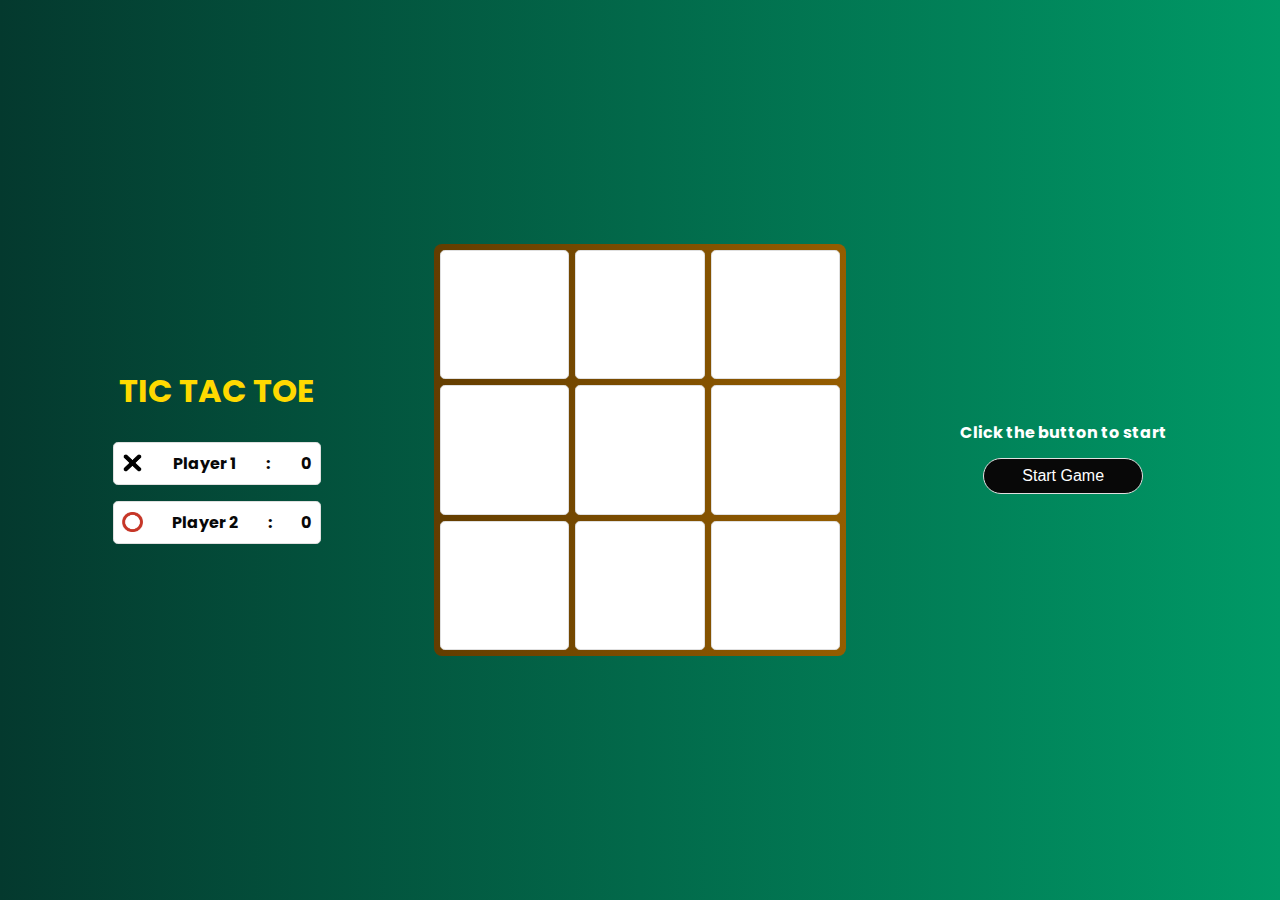
<file: TIc Tac Toe/index.html>
<!DOCTYPE html>
<html lang="en">
  <head>
    <meta charset="UTF-8" />

    <meta name="viewport" content="width=device-width, initial-scale=1.0" />
    <script src="script.js" defer></script>
    <link rel="stylesheet" href="styles.css" />
    <title>Tic Tac Toe</title>
  </head>
  <!-- 39:38 -->
  <body>
    <div id="info">
      <h2 id="info__title">TIC TAC TOE</h2>
      <div class="info__player">
        <img
          src="assets/cross.png"
          alt="Player 1 icon"
          class="info__player__icon"
        />
        <h1 id="info__player__name1">Player 1</h1>
        <h1>:</h1>
        <h1 id="info__player__score1">0</h1>
      </div>

      <div class="info__player">
        <img
          src="assets/circle.png"
          alt="Player 2 icon"
          class="info__player__icon"
        />
        <h1 id="info__player__name2">Player 2</h1>
        <h1>:</h1>
        <h1 id="info__player__score2">0</h1>
      </div>
    </div>
    <div id="grid">
      <div id="" id="gird__square-1" class="grid__square"></div>
      <div id="" id="gird__square-2" class="grid__square"></div>
      <div id="" id="gird__square-3" class="grid__square"></div>
      <div id="" id="gird__square-4" class="grid__square"></div>
      <div id="" id="gird__square-5" class="grid__square"></div>
      <div id="" id="gird__square-6" class="grid__square"></div>
      <div id="" id="gird__square-7" class="grid__square"></div>
      <div id="" id="gird__square-8" class="grid__square"></div>
      <div id="" id="gird__square-9" class="grid__square"></div>
    </div>
    <div id="instructions">
      <h2 id="instructions__text">Click the button to start</h2>
      <button id="instructions__btn">Start Game</button>
    </div>
    <div id="modal">
      <div id="modal__content">
        <h2>Enter Player Name</h2>
        <form>
          <label for="player1">Player1</label>
          <input
            type="text"
            id="player1"
            name="player1"
            placeholder="Player1"
            maxlength="6"
            required
          />
          <label for="player2">Player2</label>
          <input
            type="text"
            id="player2"
            name="player2"
            placeholder="Player2"
            maxlength="6"
            required
          />

          <input type="submit" value="Start Game" />
        </form>
      </div>
    </div>
  </body>
</html>
</file>
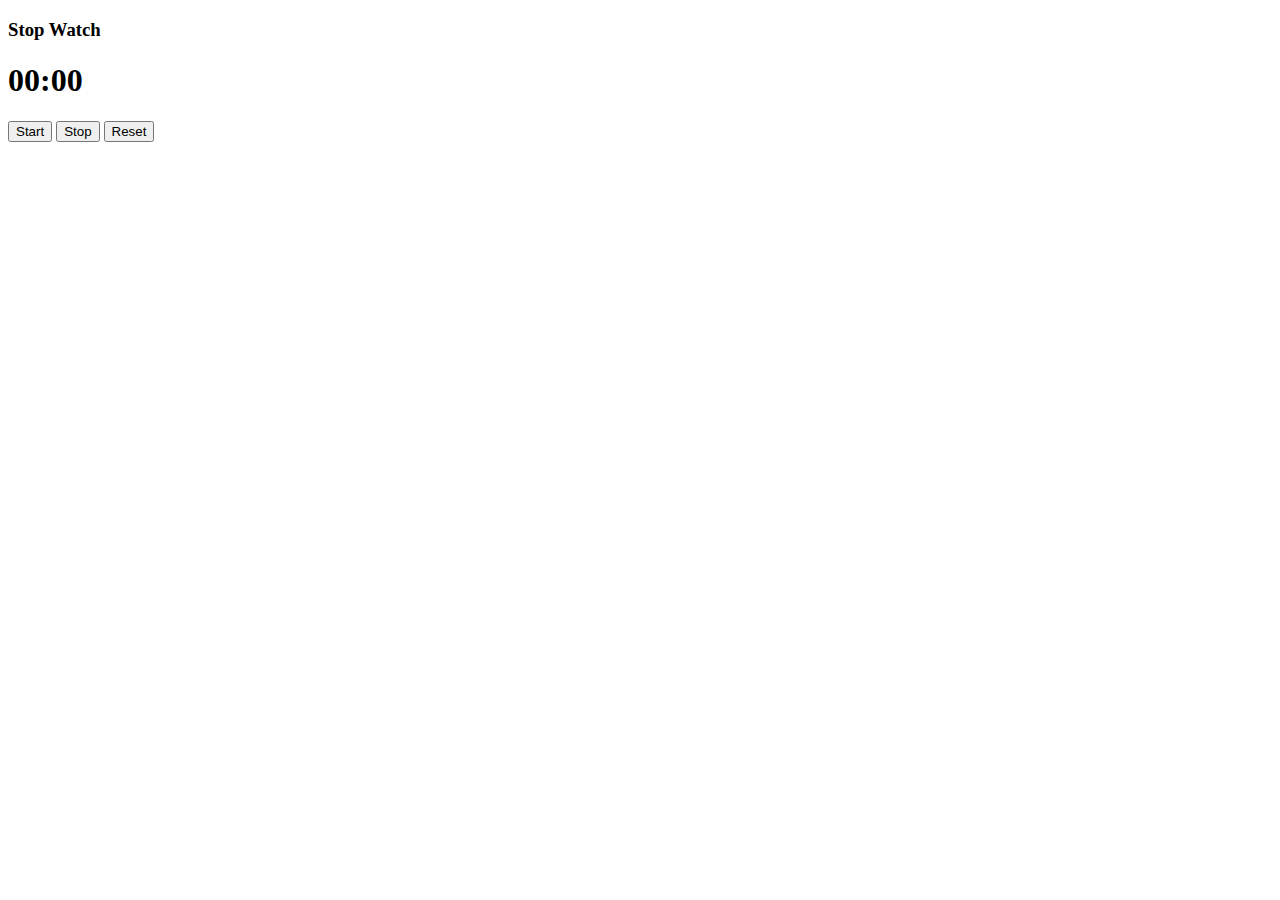
<file: Stop Watch/main.html>
<!DOCTYPE html>
<html lang="en">
<head>
    <title>Stop watch</title>
</head>
<body>
    <h3>Stop Watch</h3>
    <h1 id="time">00:00</h1>
    <button onclick="startClock()">Start</button>
    <button onclick="stopClock()">Stop</button>
    <button onclick="resetClock()">Reset</button>
    <script src="index.js"></script>
</body>
</html>
</file>
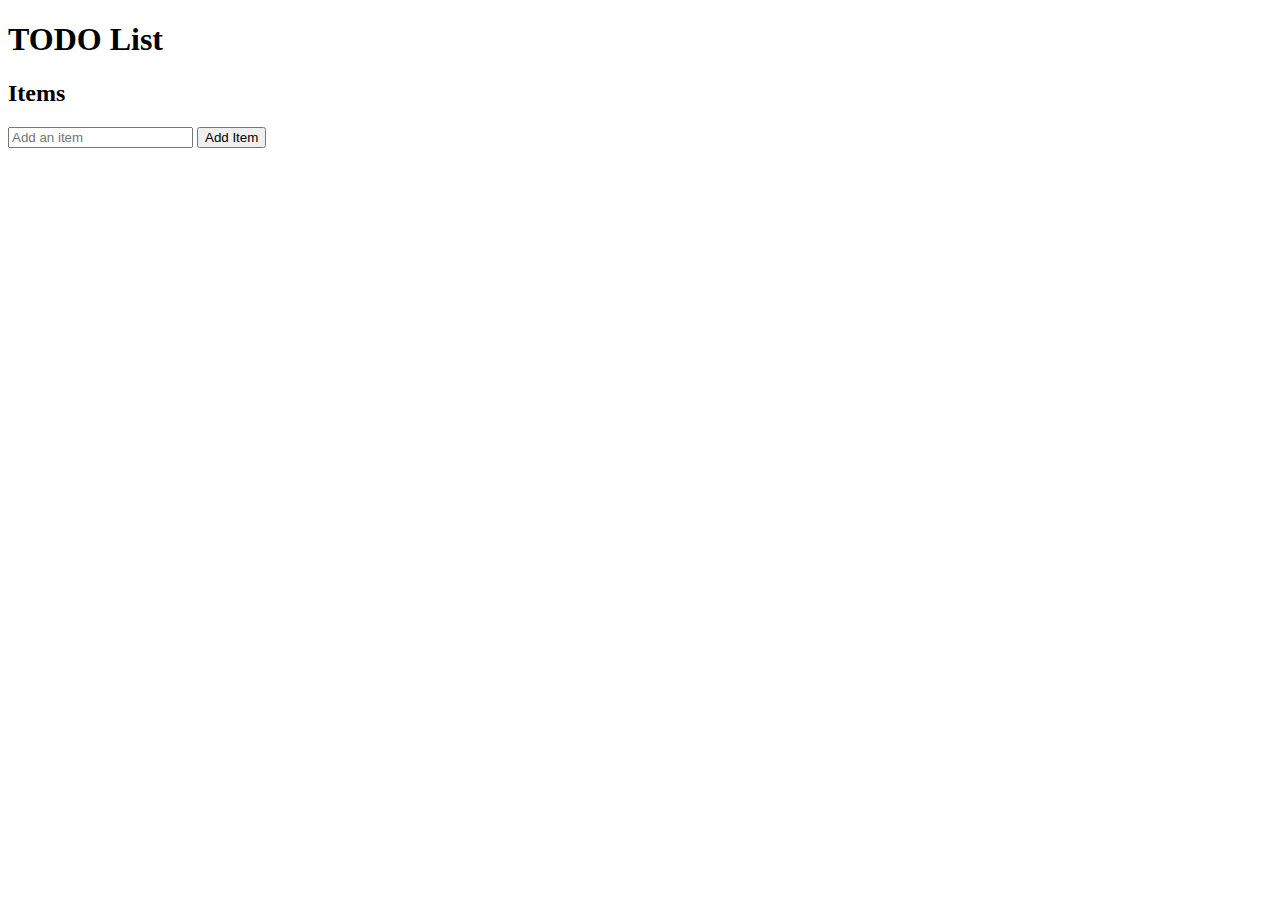
<file: To do List/main.html>
<!DOCTYPE html>
<html lang="en">
<head>
     <title>TODO List</title>
</head>
 <h1>TODO List</h1>
 <h2>Items</h2>
 <div id="items"></div>
 <input id="itemInput" type="text" placeholder="Add an item" />
 <button onclick="addItem()">Add Item</button>
<body>
    <script src="index.js"></script>
</body>

</html>
</file>
<file: TIc Tac Toe/styles.css>
/* GENERAL */

@import url("https://fonts.googleapis.com/css2?family=Poppins:ital,wght@0,100;0,200;0,300;0,400;0,500;0,600;0,700;0,800;0,900;1,100;1,200;1,300;1,400;1,500;1,600;1,700;1,800;1,900&display=swap");

:root {
  --bg-green: linear-gradient(
    90deg,
    rgba(4, 57, 46, 1) 0%,
    rgba(0, 153, 102, 1) 100%
  );
  --bg-red: linear-gradient(90deg, rgb(39, 00, 00) 0%, rgb(149, 0, 0) 100%);
  --bg-brown: linear-gradient(
    90deg,
    rgba(99, 61, 0, 1) 0%,
    rgba(149, 93, 0, 1) 100%
  );
  --bg-white: white;
  --bg-modal: #0e110eaf;
  --text-white: white;
  --text-dark: rgb(54, 54, 54);
  --text-light: #c7c7c7;
  --text-gold: rgb(255, 217, 0);
  --dark: #080808;
  --border: 0.1rem solid rgb(224, 224, 224);
}

body {
  height: 100vh;
  margin: 0px;
  display: flex;
  flex-wrap: wrap;
  align-items: center;
  justify-content: space-evenly;
  font-family: "Poppins", sans-serif;
  background: var(--bg-green);
}

h1 {
  margin: 0;
  font-size: 1rem;
}
h1:hover,
h2:hover {
  cursor: default;
}
h1 {
  margin: 0;
  font-size: 1rem;
}

/* Info */
#info {
  text-align: center;
  width: 15rem;
  color: var(--text-gold);
}

#info__title {
  font-size: 2rem;
}
.info__player {
  display: flex;
  justify-content: space-between;
  margin: 1rem;
  padding: 0.5rem;
  border-radius: 0.3rem;
  border: var(--border);
  color: var(--dark);
  background: var(--bg-white);
}

.info__player__icon {
  height: 1.3rem;
  padding-top: 0.13rem;
}
.cross {
  background-image: url(assets/cross.png);
}
.circle {
  background-image: url(assets/circle.png);
}

.cross,
circle {
  background-size: cover;
}

/* GRID */

#grid {
  display: grid;
  grid-template-columns: repeat(3, 1fr);
  height: 25rem;
  width: 25rem;
  grid-gap: 0.4rem;
  /* 16px = 1rem */
  padding: 0.4rem;
  border-radius: 0.5rem;
  background: var(--bg-brown);
}
.grid__square {
  background-color: var(--bg-white);
  border-radius: 0.3rem;
  border: var(--border);
}
.grid__square:hover {
  cursor: pointer;
}
/* Instructions */
#instructions {
  display: flex;
  flex-direction: column;
  align-items: center;
  width: 15rem;
}
#instructions__text {
  text-align: center;
  font-size: 1rem;
  color: var(--text-white);
}

#instructions__btn {
  cursor: pointer;
  width: 10rem;
  padding: 0.5rem 1rem;
  font-size: 1rem;
  border-radius: 2rem;
  background: var(--dark);
  border: var(--border);
  color: var(--text-white);
}

#instructions__btn:active {
  transform: translateY(0.125rem);
}

/* MODAL */
#modal {
  display: none;
  align-items: center;
  position: absolute;
  justify-content: center;
  height: 100vh;
  width: 100vw;
  background: var(--bg-modal);
}
#modal__content {
  display: flex;
  flex-direction: column;
  justify-content: center;
  align-items: center;
  height: 65%;
  width: 40%;
  border-radius: 5rem;
  color: var(--text-white);
  background: var(--bg-red);
  border: var(--dark) solid 0.1rem;
}

/* FORM */
form {
  display: flex;
  flex-direction: column;
  align-items: center;
}

label {
  display: none;
}
input {
  margin: 1.25rem;
  font-size: 1rem;
  border-radius: 2rem;
  padding: 0.625rem 1.25rem;
}

::placeholder {
  font-style: italic;
}

input[type="submit"]:active {
  transform: translate(0.125rem);
}

/* MEDIA QUERIES */
@media (max-width: 1100px) {
  #grid {
    width: 18.75 rem;
    height: 18.75 rem;
  }
  #info__title {
    margin: 0 0 1rem;
  }
  body {
    align-content: center;
  }
  #modal__content {
    text-align: center;
    height: 60%;
    width: 80%;
  }
  input {
    width: 10rem;
  }
}
</file>
